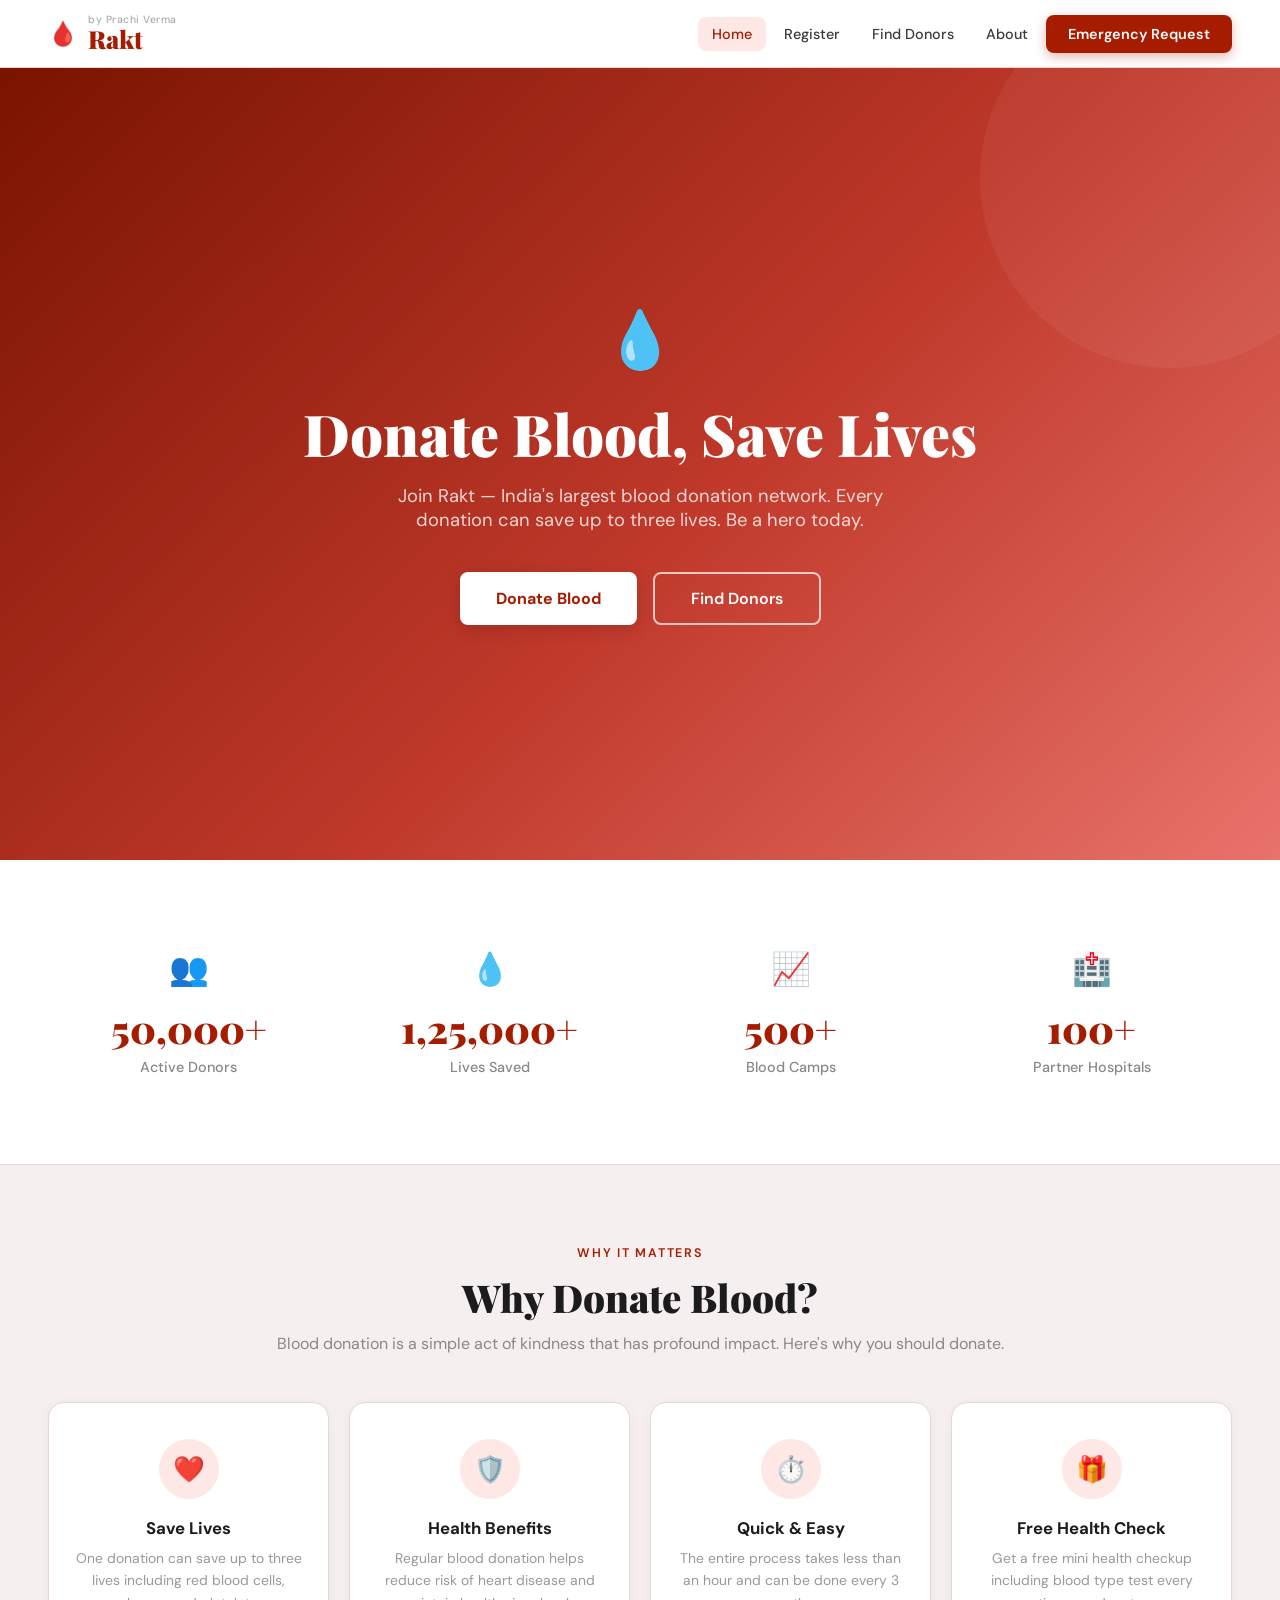
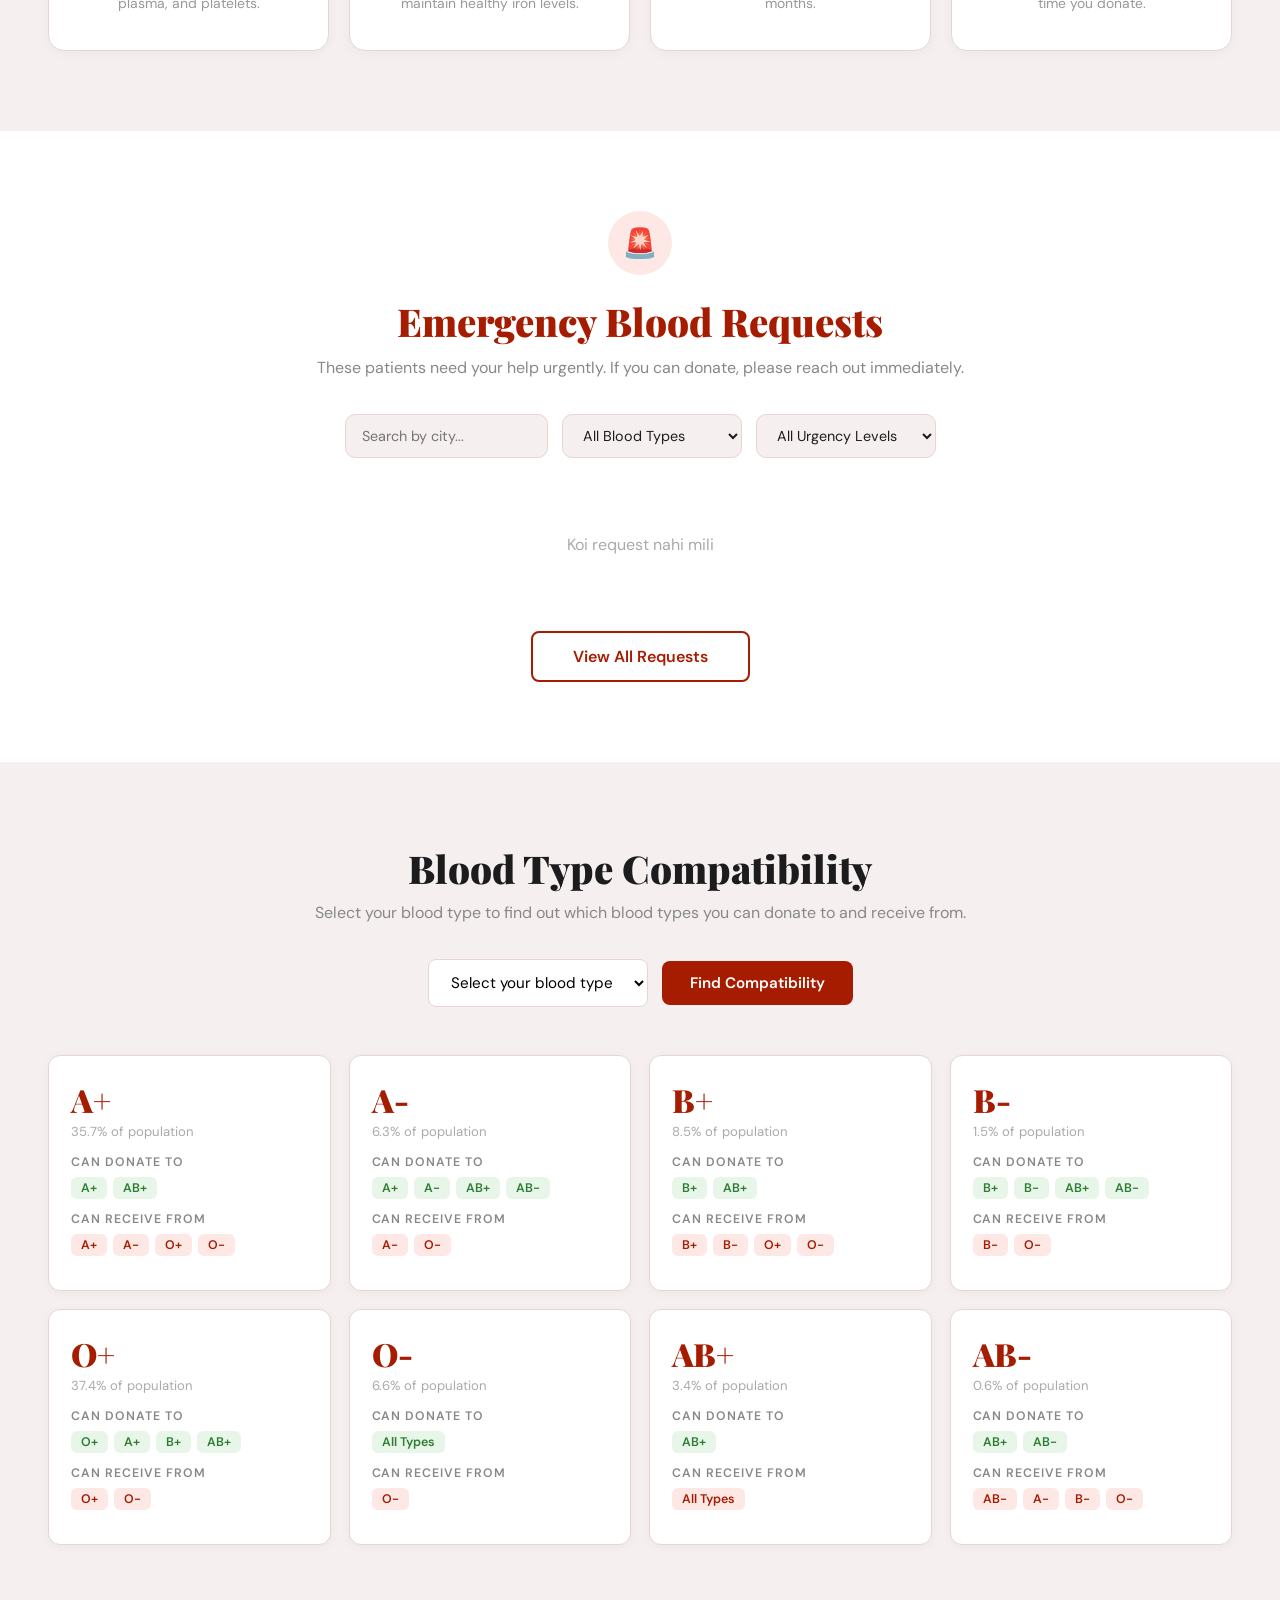
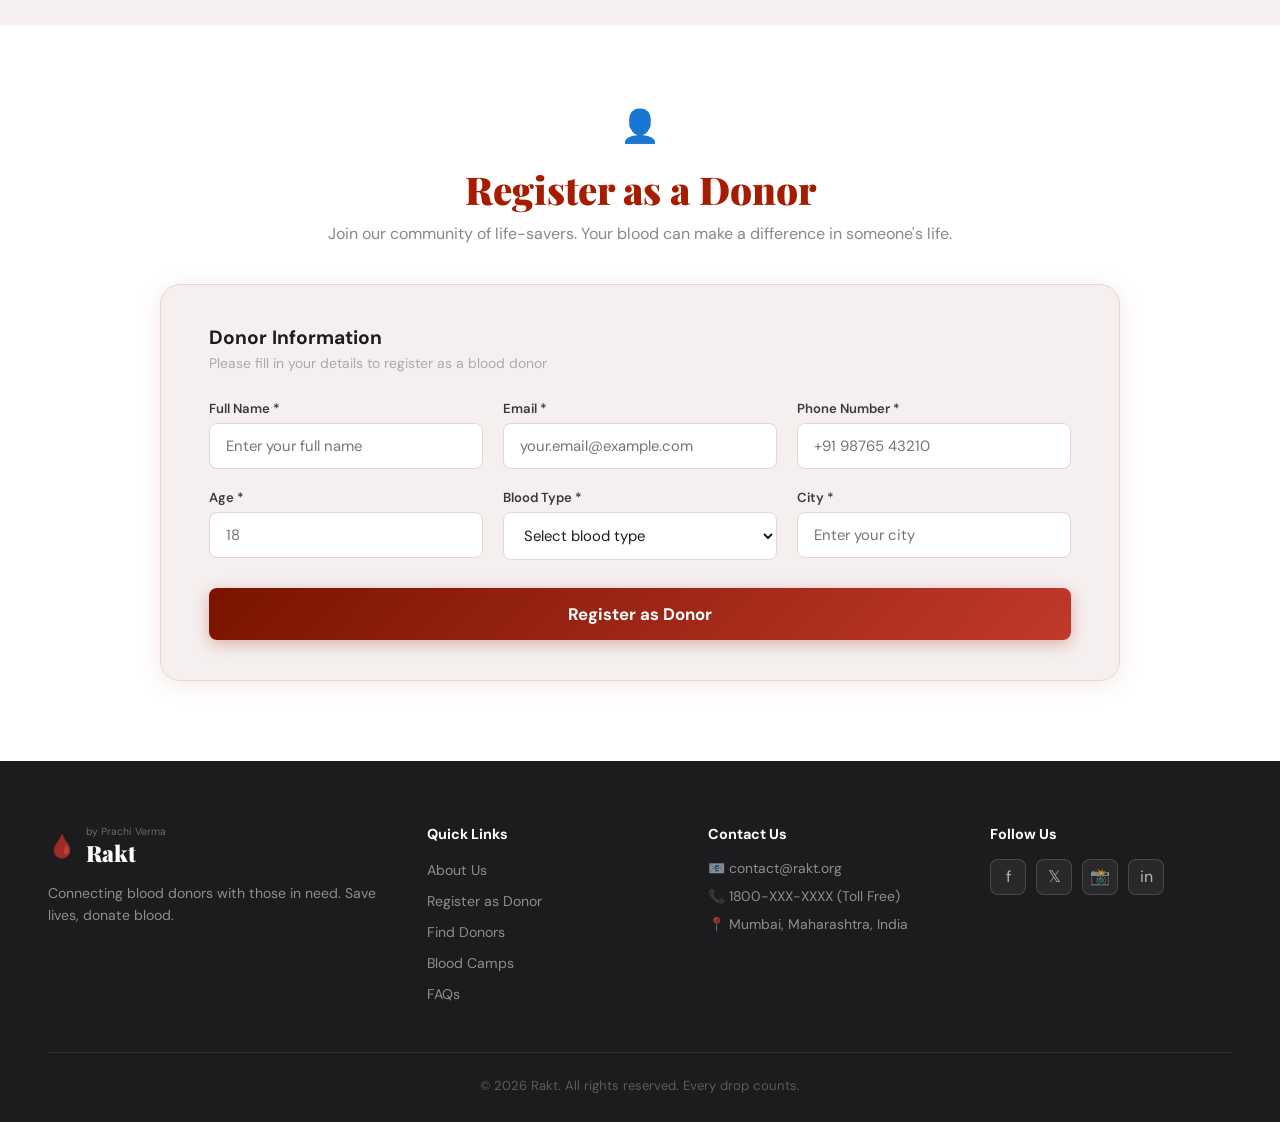
<file: html/index.html>
<!DOCTYPE html>
<html lang="en">
<head>
  <meta charset="UTF-8">
  <meta name="viewport" content="width=device-width, initial-scale=1.0">
  <title>Rakt - Blood Donation Network</title>
  <link href="https://fonts.googleapis.com/css2?family=Playfair+Display:wght@700;900&family=DM+Sans:wght@300;400;500;600&display=swap" rel="stylesheet">
  <style>
    :root {
      --crimson: #A61C00; --crimson-dark: #7A1300; --crimson-light: #C0392B;
      --rose: #E8736B; --blush: #FDE8E6; --charcoal: #1C1C1E;
      --slate: #3A3A3C; --mist: #F5F0EF; --border: #E8D5D2;
    }
    * { margin: 0; padding: 0; box-sizing: border-box; }
    html { scroll-behavior: smooth; }
    body { font-family: 'DM Sans', sans-serif; background: var(--mist); color: var(--charcoal); }

    /* ── NAVBAR ── */
    nav {
      position: sticky; top: 0; z-index: 999;
      background: rgba(255,255,255,0.96); backdrop-filter: blur(14px);
      border-bottom: 1px solid var(--border);
      padding: 0 48px; display: flex; align-items: center;
      justify-content: space-between; height: 68px;
    }

    /* LOGO FIX — "by Prachi Verma" small above RAKT */
    .logo {
      display: flex; align-items: center; gap: 10px;
      cursor: pointer; text-decoration: none;
    }
    .logo-drop { font-size: 1.5rem; }
    .logo-text-wrap { display: flex; flex-direction: column; }
    .logo-by {
      font-family: 'DM Sans', sans-serif;
      font-size: 0.65rem; font-weight: 500;
      color: #aaa; letter-spacing: 0.05em;
      line-height: 1; margin-bottom: 1px;
    }
    .logo-rakt {
      font-family: 'Playfair Display', serif;
      font-size: 1.55rem; font-weight: 900;
      color: var(--crimson); line-height: 1;
    }

    nav ul { display: flex; align-items: center; gap: 4px; list-style: none; }
    nav ul li a {
      display: block; font-size: 0.9rem; font-weight: 500; color: var(--slate);
      padding: 8px 14px; border-radius: 8px; text-decoration: none;
      transition: all 0.2s;
    }
    nav ul li a:hover, nav ul li a.active { background: var(--blush); color: var(--crimson); }
    .btn-em {
      background: var(--crimson) !important; color: #fff !important;
      padding: 10px 22px !important; border-radius: 8px !important;
      font-weight: 600 !important; box-shadow: 0 4px 12px rgba(166,28,0,.3) !important;
    }
    .btn-em:hover { background: var(--crimson-dark) !important; }

    /* ── HERO ── */
    .hero {
      background: linear-gradient(135deg, var(--crimson-dark) 0%, var(--crimson-light) 55%, var(--rose) 100%);
      min-height: 88vh; display: flex; flex-direction: column;
      align-items: center; justify-content: center;
      text-align: center; padding: 80px 48px; position: relative; overflow: hidden;
    }
    .hero::before { content:''; position:absolute; top:-80px; right:-80px; width:380px; height:380px; border-radius:50%; background:rgba(255,255,255,.05); }
    .hero-drop { font-size: 3.5rem; margin-bottom: 24px; animation: float 3s ease-in-out infinite; }
    @keyframes float { 0%,100%{transform:translateY(0)} 50%{transform:translateY(-10px)} }
    .hero h1 { font-family:'Playfair Display',serif; font-size:3.6rem; font-weight:900; color:#fff; margin-bottom:18px; line-height:1.15; }
    .hero p { color:rgba(255,255,255,.8); font-size:1.15rem; max-width:560px; margin-bottom:40px; }
    .hero-btns { display:flex; gap:16px; }
    .btn-solid { padding:14px 36px; background:#fff; color:var(--crimson); border:none; border-radius:8px; font-family:'DM Sans',sans-serif; font-size:1rem; font-weight:700; cursor:pointer; transition:all .2s; box-shadow:0 4px 16px rgba(0,0,0,.15); }
    .btn-solid:hover { transform:translateY(-2px); box-shadow:0 8px 24px rgba(0,0,0,.2); }
    .btn-outline-w { padding:14px 36px; background:transparent; color:#fff; border:2px solid rgba(255,255,255,.7); border-radius:8px; font-family:'DM Sans',sans-serif; font-size:1rem; font-weight:600; cursor:pointer; transition:all .2s; }
    .btn-outline-w:hover { background:rgba(255,255,255,.12); border-color:#fff; transform:translateY(-2px); }

    /* ── STATS ── */
    .stats {
      background: #fff; padding: 64px 48px;
      display: grid; grid-template-columns: repeat(4,1fr); gap: 20px;
      border-bottom: 1px solid var(--border);
    }
    .stat-card { text-align:center; padding:24px; border-radius:12px; transition:background .2s, transform .2s; }
    .stat-card:hover { background:var(--blush); transform:translateY(-4px); }
    .stat-icon { font-size:2rem; margin-bottom:12px; }
    .stat-card h2 { font-family:'Playfair Display',serif; font-size:2.4rem; font-weight:900; color:var(--crimson); margin-bottom:4px; }
    .stat-card p { font-size:.9rem; color:#888; font-weight:500; }

    /* ── WHY DONATE — FIXED ── */
    .why-donate { padding: 80px 48px; text-align: center; background: var(--mist); }
    .section-label { font-size:.78rem; font-weight:600; letter-spacing:.14em; text-transform:uppercase; color:var(--crimson); margin-bottom:10px; }
    .why-donate h2 { font-family:'Playfair Display',serif; font-size:2.4rem; font-weight:900; color:var(--charcoal); margin-bottom:10px; }
    .why-donate > p { color:#888; font-size:1rem; margin-bottom:48px; }

    /* KEY FIX: 4-column grid */
    .why-cards {
      display: grid !important;
      grid-template-columns: repeat(4, 1fr) !important;
      gap: 20px;
    }
    .why-card {
      background: #fff; border-radius: 16px; padding: 36px 24px;
      border: 1px solid var(--border); box-shadow: 0 2px 12px rgba(0,0,0,.04);
      transition: transform .25s, box-shadow .25s; text-align: center;
    }
    .why-card:hover { transform: translateY(-6px); box-shadow: 0 12px 36px rgba(166,28,0,.12); }
    .why-icon {
      width:60px; height:60px; border-radius:50%; background:var(--blush);
      display:flex; align-items:center; justify-content:center;
      font-size:1.6rem; margin:0 auto 18px;
    }
    .why-card h3 { font-size:1.05rem; font-weight:700; color:var(--charcoal); margin-bottom:8px; }
    .why-card p  { font-size:.87rem; color:#999; line-height:1.6; }

    /* ── EMERGENCY — FIXED ── */
    .emergency-section {
      padding: 80px 48px; background: #fff; text-align: center;
    }
    .emergency-section .section-icon {
      width: 64px; height: 64px; border-radius: 50%;
      background: var(--blush); display: flex; align-items: center;
      justify-content: center; font-size: 1.8rem; margin: 0 auto 20px;
    }
    .emergency-section h2 {
      font-family: 'Playfair Display', serif; font-size: 2.4rem;
      font-weight: 900; color: var(--crimson); margin-bottom: 10px;
    }
    .emergency-section > p { color: #888; margin-bottom: 36px; }

    /* Filter row */
    .filter-row {
      display: flex; justify-content: center;
      gap: 14px; flex-wrap: wrap; margin-bottom: 36px;
    }
    .filter-row input,
    .filter-row select {
      padding: 11px 16px; border: 1.5px solid var(--border);
      border-radius: 10px; font-family: 'DM Sans', sans-serif;
      font-size: .9rem; color: var(--charcoal); background: var(--mist);
      outline: none; min-width: 180px; transition: border-color .2s;
    }
    .filter-row input:focus,
    .filter-row select:focus { border-color: var(--crimson); background: #fff; }

    /* Request grid — 3 columns */
    .request-grid {
      display: grid !important;
      grid-template-columns: repeat(3, 1fr) !important;
      gap: 20px; text-align: left; margin-bottom: 36px;
    }
    .request-card {
      background: #fff; border: 1px solid var(--border); border-radius: 16px;
      padding: 22px 24px; box-shadow: 0 2px 12px rgba(0,0,0,.04);
      transition: transform .25s, box-shadow .25s;
      animation: fadeUp .4s ease both;
    }
    .request-card:hover { transform: translateY(-4px); box-shadow: 0 12px 36px rgba(166,28,0,.12); }
    @keyframes fadeUp { from{opacity:0;transform:translateY(18px)} to{opacity:1;transform:translateY(0)} }

    .req-top { display:flex; justify-content:space-between; align-items:flex-start; margin-bottom:14px; }
    .blood-big {
      font-family: 'Playfair Display', serif; font-size: 2rem; font-weight: 900;
      color: var(--crimson); background: var(--blush); padding: 8px 16px;
      border-radius: 10px; border: 2px solid rgba(166,28,0,.12); line-height: 1;
    }
    .req-info .hospital { font-size: 1rem; font-weight: 700; color: var(--charcoal); }
    .req-info .units    { font-size: .87rem; color: #777; font-weight: 500; }
    .badge { padding: 5px 14px; border-radius: 20px; font-size: .77rem; font-weight: 700; }
    .critical { background:#FFEBEE; color:#B71C1C; border:1px solid #EF9A9A; }
    .urgent   { background:#FFF8E1; color:#F57F17; border:1px solid #FFE082; }
    .moderate { background:#E8F5E9; color:#1B5E20; border:1px solid #A5D6A7; }
    .req-meta { display:flex; flex-wrap:wrap; gap:12px; margin:10px 0 16px; font-size:.84rem; color:#888; }
    .btn-ch {
      width:100%; padding:11px; background:var(--crimson); color:#fff; border:none;
      border-radius:10px; font-family:'DM Sans',sans-serif; font-size:.9rem;
      font-weight:600; cursor:pointer; transition:all .2s;
    }
    .btn-ch:hover { background:var(--crimson-dark); transform:translateY(-1px); }

    .btn-view-all {
      padding:13px 40px; background:transparent; color:var(--crimson);
      border:2px solid var(--crimson); border-radius:8px;
      font-family:'DM Sans',sans-serif; font-size:1rem; font-weight:600;
      cursor:pointer; transition:all .2s;
    }
    .btn-view-all:hover { background:var(--crimson); color:#fff; }

    /* ── BLOOD TYPE COMPATIBILITY ── */
    .compatibility { padding:80px 48px; background:var(--mist); text-align:center; }
    .compatibility h2 { font-family:'Playfair Display',serif; font-size:2.4rem; font-weight:900; color:var(--charcoal); margin-bottom:8px; }
    .compatibility > p { color:#888; margin-bottom:36px; }
    .compat-finder { display:flex; justify-content:center; align-items:center; gap:14px; margin-bottom:48px; flex-wrap:wrap; }
    .compat-finder select { padding:12px 18px; border:1.5px solid var(--border); border-radius:8px; font-family:'DM Sans',sans-serif; font-size:.95rem; outline:none; background:#fff; min-width:220px; cursor:pointer; }
    .compat-finder select:focus { border-color:var(--crimson); }
    .btn-compat { padding:12px 28px; background:var(--crimson); color:#fff; border:none; border-radius:8px; font-family:'DM Sans',sans-serif; font-size:.95rem; font-weight:600; cursor:pointer; transition:all .2s; }
    .btn-compat:hover { background:var(--crimson-dark); transform:translateY(-1px); }
    .blood-grid { display:grid; grid-template-columns:repeat(4,1fr); gap:18px; }
    .blood-card { background:#fff; border:1px solid var(--border); border-radius:12px; padding:22px; text-align:left; box-shadow:0 2px 10px rgba(0,0,0,.04); transition:transform .25s, box-shadow .25s; }
    .blood-card:hover { transform:translateY(-4px); box-shadow:0 12px 30px rgba(166,28,0,.1); }
    .bc-type { font-family:'Playfair Display',serif; font-size:2rem; font-weight:900; color:var(--crimson); margin-bottom:2px; }
    .bc-pct  { font-size:.82rem; color:#aaa; margin-bottom:14px; }
    .bc-label { font-size:.77rem; font-weight:600; color:#888; text-transform:uppercase; letter-spacing:.08em; margin-bottom:7px; }
    .bc-tags  { display:flex; flex-wrap:wrap; gap:6px; margin-bottom:12px; }
    .bc-tag   { padding:3px 10px; border-radius:6px; font-size:.78rem; font-weight:600; background:var(--blush); color:var(--crimson); }

    /* ── REGISTER ── */
    .register-section { padding:80px 48px; background:#fff; text-align:center; }
    .register-section h2 { font-family:'Playfair Display',serif; font-size:2.4rem; font-weight:900; color:var(--crimson); margin-bottom:8px; }
    .register-section > p { color:#888; margin-bottom:40px; }
    .form-box { background:var(--mist); border:1px solid var(--border); border-radius:20px; padding:40px 48px; max-width:960px; margin:0 auto; box-shadow:0 4px 24px rgba(166,28,0,.1); text-align:left; }
    .form-box h3 { font-size:1.2rem; font-weight:700; color:var(--charcoal); margin-bottom:4px; }
    .form-box > p { font-size:.87rem; color:#aaa; margin-bottom:28px; }
    .form-grid { display:grid; grid-template-columns:repeat(3,1fr); gap:20px; margin-bottom:28px; }
    .fg { display:flex; flex-direction:column; gap:6px; }
    .fg label { font-size:.82rem; font-weight:600; color:var(--slate); }
    .fg input, .fg select {
      padding:12px 16px; border:1.5px solid var(--border); border-radius:8px;
      font-family:'DM Sans',sans-serif; font-size:.93rem; color:var(--charcoal);
      background:#fff; outline:none; transition:border-color .2s, box-shadow .2s;
    }
    .fg input:focus, .fg select:focus { border-color:var(--crimson); box-shadow:0 0 0 3px rgba(166,28,0,.07); }
    .btn-register {
      width:100%; padding:15px;
      background:linear-gradient(135deg,var(--crimson-dark),var(--crimson-light));
      color:#fff; border:none; border-radius:8px;
      font-family:'DM Sans',sans-serif; font-size:1.05rem; font-weight:700;
      cursor:pointer; transition:all .2s; box-shadow:0 4px 16px rgba(166,28,0,.3);
    }
    .btn-register:hover { transform:translateY(-2px); box-shadow:0 8px 24px rgba(166,28,0,.4); }

    /* ── FOOTER ── */
    footer { background:var(--charcoal); color:rgba(255,255,255,.65); padding:64px 48px 28px; }
    .footer-grid { display:grid; grid-template-columns:1.4fr 1fr 1fr 1fr; gap:40px; margin-bottom:48px; }
    .footer-logo { display:flex; align-items:center; gap:10px; margin-bottom:14px; }
    .footer-logo-text { font-family:'Playfair Display',serif; font-size:1.4rem; font-weight:900; color:#fff; }
    .footer-brand p { font-size:.88rem; line-height:1.6; color:rgba(255,255,255,.5); margin-bottom:6px; }
    .footer-brand small { font-size:.76rem; color:rgba(255,255,255,.3); }
    .footer-col h4 { color:#fff; font-size:.9rem; font-weight:700; margin-bottom:16px; }
    .footer-col ul { display:flex; flex-direction:column; gap:10px; list-style:none; }
    .footer-col ul li a { font-size:.88rem; color:rgba(255,255,255,.5); text-decoration:none; transition:color .2s; }
    .footer-col ul li a:hover { color:var(--rose); }
    .footer-contact p { display:flex; align-items:center; gap:8px; font-size:.87rem; margin-bottom:10px; color:rgba(255,255,255,.5); }
    .footer-bottom { border-top:1px solid rgba(255,255,255,.08); padding-top:24px; text-align:center; font-size:.82rem; color:rgba(255,255,255,.28); }

    /* ── RESPONSIVE ── */
    @media(max-width:900px){
      .why-cards    { grid-template-columns:repeat(2,1fr) !important; }
      .request-grid { grid-template-columns:repeat(2,1fr) !important; }
      .blood-grid   { grid-template-columns:repeat(2,1fr); }
      .stats        { grid-template-columns:repeat(2,1fr); }
      .form-grid    { grid-template-columns:repeat(2,1fr); }
      .footer-grid  { grid-template-columns:1fr 1fr; }
      nav { padding:0 20px; }
    }
    @media(max-width:600px){
      .why-cards    { grid-template-columns:1fr !important; }
      .request-grid { grid-template-columns:1fr !important; }
      .blood-grid   { grid-template-columns:1fr 1fr; }
      .stats        { grid-template-columns:1fr 1fr; padding:32px 16px; }
      .form-grid    { grid-template-columns:1fr; }
      .footer-grid  { grid-template-columns:1fr; }
      .hero h1      { font-size:2.2rem; }
      .hero-btns    { flex-direction:column; align-items:center; }
      nav           { padding:0 16px; }
      .why-donate, .emergency-section, .compatibility, .register-section { padding:60px 20px; }
    }
  </style>
</head>
<body>

<!-- NAVBAR -->
<nav>
  <a href="#home" class="logo">
    <span class="logo-drop">🩸</span>
    <div class="logo-text-wrap">
      <span class="logo-by">by Prachi Verma</span>
      <span class="logo-rakt">Rakt</span>
    </div>
  </a>
  <ul>
    <li><a href="#home" class="active">Home</a></li>
    <li><a href="#register">Register</a></li>
    <li><a href="find_donar.html">Find Donors</a></li>
    <li><a href="#about">About</a></li>
    <li><a href="emergency.html" class="btn-em">Emergency Request</a></li>
  </ul>
</nav>

<!-- HERO -->
<section id="home" class="hero">
  <div class="hero-drop">💧</div>
  <h1>Donate Blood, Save Lives</h1>
  <p>Join Rakt — India's largest blood donation network. Every donation can save up to three lives. Be a hero today.</p>
  <div class="hero-btns">
    <button class="btn-solid" onclick="document.getElementById('register').scrollIntoView({behavior:'smooth'})">Donate Blood</button>
    <button class="btn-outline-w" onclick="window.location.href='find_donar.html'">Find Donors</button>
  </div>
</section>

<!-- STATS -->
<section class="stats">
  <div class="stat-card"><div class="stat-icon">👥</div><h2>50,000+</h2><p>Active Donors</p></div>
  <div class="stat-card"><div class="stat-icon">💧</div><h2>1,25,000+</h2><p>Lives Saved</p></div>
  <div class="stat-card"><div class="stat-icon">📈</div><h2>500+</h2><p>Blood Camps</p></div>
  <div class="stat-card"><div class="stat-icon">🏥</div><h2>100+</h2><p>Partner Hospitals</p></div>
</section>

<!-- WHY DONATE -->
<section class="why-donate">
  <div class="section-label">Why It Matters</div>
  <h2>Why Donate Blood?</h2>
  <p>Blood donation is a simple act of kindness that has profound impact. Here's why you should donate.</p>
  <div class="why-cards">
    <div class="why-card">
      <div class="why-icon">❤️</div>
      <h3>Save Lives</h3>
      <p>One donation can save up to three lives including red blood cells, plasma, and platelets.</p>
    </div>
    <div class="why-card">
      <div class="why-icon">🛡️</div>
      <h3>Health Benefits</h3>
      <p>Regular blood donation helps reduce risk of heart disease and maintain healthy iron levels.</p>
    </div>
    <div class="why-card">
      <div class="why-icon">⏱️</div>
      <h3>Quick &amp; Easy</h3>
      <p>The entire process takes less than an hour and can be done every 3 months.</p>
    </div>
    <div class="why-card">
      <div class="why-icon">🎁</div>
      <h3>Free Health Check</h3>
      <p>Get a free mini health checkup including blood type test every time you donate.</p>
    </div>
  </div>
</section>

<!-- EMERGENCY BLOOD REQUESTS -->
<section class="emergency-section" id="emergency">
  <div class="section-icon">🚨</div>
  <h2>Emergency Blood Requests</h2>
  <p>These patients need your help urgently. If you can donate, please reach out immediately.</p>

  <div class="filter-row">
    <input type="text" id="filterCity" placeholder="Search by city...">
    <select id="filterBlood">
      <option value="">All Blood Types</option>
      <option>A+</option><option>A-</option><option>B+</option><option>B-</option>
      <option>O+</option><option>O-</option><option>AB+</option><option>AB-</option>
    </select>
    <select id="filterUrgency">
      <option value="">All Urgency Levels</option>
      <option>Critical</option><option>Urgent</option><option>Moderate</option>
    </select>
  </div>

  <div class="request-grid" id="requestGrid"></div>
  <button class="btn-view-all" onclick="window.location.href='emergency.html'">View All Requests</button>
</section>

<!-- BLOOD TYPE COMPATIBILITY -->
<section class="compatibility">
  <h2>Blood Type Compatibility</h2>
  <p>Select your blood type to find out which blood types you can donate to and receive from.</p>

  <div class="compat-finder">
    <select id="bloodTypeSelect">
      <option value="">Select your blood type</option>
      <option>A+</option><option>A-</option><option>B+</option><option>B-</option>
      <option>O+</option><option>O-</option><option>AB+</option><option>AB-</option>
    </select>
    <button class="btn-compat" onclick="findCompat()">Find Compatibility</button>
  </div>

  <div class="blood-grid" id="bloodGrid"></div>
</section>

<!-- REGISTER -->
<section class="register-section" id="register">
  <div style="font-size:2rem;margin-bottom:16px">👤</div>
  <h2>Register as a Donor</h2>
  <p>Join our community of life-savers. Your blood can make a difference in someone's life.</p>
  <div class="form-box">
    <h3>Donor Information</h3>
    <p>Please fill in your details to register as a blood donor</p>
    <div class="form-grid">
      <div class="fg"><label>Full Name *</label><input type="text" id="fullName" placeholder="Enter your full name"></div>
      <div class="fg"><label>Email *</label><input type="email" id="email" placeholder="your.email@example.com"></div>
      <div class="fg"><label>Phone Number *</label><input type="tel" id="phone" placeholder="+91 98765 43210"></div>
      <div class="fg"><label>Age *</label><input type="number" id="age" placeholder="18" min="18"></div>
      <div class="fg"><label>Blood Type *</label>
        <select id="bloodType">
          <option value="">Select blood type</option>
          <option>A+</option><option>A-</option><option>B+</option><option>B-</option>
          <option>O+</option><option>O-</option><option>AB+</option><option>AB-</option>
        </select>
      </div>
      <div class="fg"><label>City *</label><input type="text" id="city" placeholder="Enter your city"></div>
    </div>
    <button class="btn-register" onclick="registerDonor()">Register as Donor</button>
  </div>
</section>

<!-- FOOTER -->
<footer id="about">
  <div class="footer-grid">
    <div class="footer-brand">
      <div class="footer-logo">
        <span style="font-size:1.4rem">🩸</span>
        <div>
          <div style="font-size:.65rem;color:rgba(255,255,255,.35);font-family:'DM Sans',sans-serif">by Prachi Verma</div>
          <div class="footer-logo-text">Rakt</div>
        </div>
      </div>
      <p>Connecting blood donors with those in need. Save lives, donate blood.</p>
    </div>
    <div class="footer-col">
      <h4>Quick Links</h4>
      <ul>
        <li><a href="#about">About Us</a></li>
        <li><a href="#register">Register as Donor</a></li>
        <li><a href="find-donors.html">Find Donors</a></li>
        <li><a href="#">Blood Camps</a></li>
        <li><a href="#">FAQs</a></li>
      </ul>
    </div>
    <div class="footer-col footer-contact">
      <h4>Contact Us</h4>
      <p>📧 contact@rakt.org</p>
      <p>📞 1800-XXX-XXXX (Toll Free)</p>
      <p>📍 Mumbai, Maharashtra, India</p>
    </div>
    <div class="footer-col">
      <h4>Follow Us</h4>
      <div style="display:flex;gap:10px;margin-top:4px">
        <div style="width:36px;height:36px;border-radius:8px;border:1px solid rgba(255,255,255,.15);background:rgba(255,255,255,.06);display:flex;align-items:center;justify-content:center;cursor:pointer">f</div>
        <div style="width:36px;height:36px;border-radius:8px;border:1px solid rgba(255,255,255,.15);background:rgba(255,255,255,.06);display:flex;align-items:center;justify-content:center;cursor:pointer">𝕏</div>
        <div style="width:36px;height:36px;border-radius:8px;border:1px solid rgba(255,255,255,.15);background:rgba(255,255,255,.06);display:flex;align-items:center;justify-content:center;cursor:pointer">📸</div>
        <div style="width:36px;height:36px;border-radius:8px;border:1px solid rgba(255,255,255,.15);background:rgba(255,255,255,.06);display:flex;align-items:center;justify-content:center;cursor:pointer">in</div>
      </div>
    </div>
  </div>
  <div class="footer-bottom">© 2026 Rakt. All rights reserved. Every drop counts.</div>
</footer>

<script>
  // ── PHP API paths ──
  const API = {
    emergency : '../php/emergency_rquest.php',
    register  : '../php/register_donar.php',
    donors    : '../php/find_donar.php'
  };

  // ── EMERGENCY REQUESTS ──
  function bc(u){ return u==='Critical'?'critical':u==='Urgent'?'urgent':'moderate'; }

  function renderRequests(data){
    const grid = document.getElementById('requestGrid');
    if(!data.length){
      grid.innerHTML = '<p style="text-align:center;color:#aaa;padding:40px;grid-column:1/-1">Koi request nahi mili</p>';
      return;
    }
    grid.innerHTML = data.map((r,i)=>`
      <div class="request-card" style="animation-delay:${i*.07}s">
        <div class="req-top">
          <div style="display:flex;align-items:center;gap:10px">
            <div class="blood-big">${r.blood_type}</div>
            <div class="req-info">
              <div class="units">${r.units_needed} Unit${r.units_needed>1?'s':''} needed</div>
              <div class="hospital">${r.hospital}</div>
            </div>
          </div>
          <span class="badge ${bc(r.urgency)}">${r.urgency}</span>
        </div>
        <div class="req-meta">
          <span>📍 ${r.city}</span>
          <span>⏱ ${r.time_ago}</span>
          <span>📞 ${r.contact_phone}</span>
        </div>
        <button class="btn-ch" onclick="if(confirm('Call ${r.contact_phone}?'))location.href='tel:${r.contact_phone}'">Contact Hospital</button>
      </div>`).join('');
  }

  async function loadEmergency(city='', blood='', urgency=''){
    try {
      const url = `${API.emergency}?city=${encodeURIComponent(city)}&blood_type=${encodeURIComponent(blood)}&urgency=${encodeURIComponent(urgency)}&limit=6`;
      const res  = await fetch(url);
      const data = await res.json();
      if(data.success) renderRequests(data.requests);
      else             renderRequests([]);
    } catch(e) {
      console.error('Emergency fetch error:', e);
      renderRequests([]);
    }
  }

  loadEmergency();

  // Filter listeners
  ['filterCity','filterBlood','filterUrgency'].forEach(id => {
    document.getElementById(id).addEventListener('input', () => {
      loadEmergency(
        document.getElementById('filterCity').value.trim(),
        document.getElementById('filterBlood').value,
        document.getElementById('filterUrgency').value
      );
    });
  });

  // ── BLOOD COMPATIBILITY ──
  const compat = {
    'A+' :{ donate:['A+','AB+'],            receive:['A+','A-','O+','O-'], pct:'35.7%' },
    'A-' :{ donate:['A+','A-','AB+','AB-'], receive:['A-','O-'],           pct:'6.3%'  },
    'B+' :{ donate:['B+','AB+'],            receive:['B+','B-','O+','O-'], pct:'8.5%'  },
    'B-' :{ donate:['B+','B-','AB+','AB-'], receive:['B-','O-'],           pct:'1.5%'  },
    'O+' :{ donate:['O+','A+','B+','AB+'],  receive:['O+','O-'],           pct:'37.4%' },
    'O-' :{ donate:['All Types'],           receive:['O-'],                pct:'6.6%'  },
    'AB+':{ donate:['AB+'],                 receive:['All Types'],          pct:'3.4%'  },
    'AB-':{ donate:['AB+','AB-'],           receive:['AB-','A-','B-','O-'],pct:'0.6%'  },
  };

  function renderBloodGrid(highlight){
    document.getElementById('bloodGrid').innerHTML = Object.entries(compat).map(([bt,c])=>`
      <div class="blood-card" style="${highlight===bt?'border-color:var(--crimson);box-shadow:0 0 0 3px rgba(166,28,0,.1)':''}">
        <div class="bc-type">${bt}</div>
        <div class="bc-pct">${c.pct} of population</div>
        <div class="bc-label">Can donate to</div>
        <div class="bc-tags">${c.donate.map(t=>`<span class="bc-tag" style="background:#E8F5E9;color:#2E7D32">${t}</span>`).join('')}</div>
        <div class="bc-label">Can receive from</div>
        <div class="bc-tags">${c.receive.map(t=>`<span class="bc-tag">${t}</span>`).join('')}</div>
      </div>`).join('');
  }
  renderBloodGrid('');

  function findCompat(){
    const v = document.getElementById('bloodTypeSelect').value;
    if(!v){ alert('Blood type select karo'); return; }
    renderBloodGrid(v);
    document.getElementById('bloodGrid').scrollIntoView({behavior:'smooth', block:'center'});
  }

  // ── REGISTER DONOR ──
  async function registerDonor(){
    const btn   = document.querySelector('.btn-register');
    const name  = document.getElementById('fullName').value.trim();
    const email = document.getElementById('email').value.trim();
    const phone = document.getElementById('phone').value.trim();
    const age   = document.getElementById('age').value;
    const blood = document.getElementById('bloodType').value;
    const city  = document.getElementById('city').value.trim();

    if(!name||!email||!phone||!age||!blood||!city){
      alert('❌ Sabhi fields fill karo!'); return;
    }

    btn.textContent = 'Registering...';
    btn.disabled = true;

    try {
      const res  = await fetch(API.register, {
        method  : 'POST',
        headers : { 'Content-Type': 'application/json' },
        body    : JSON.stringify({ full_name:name, email, phone, age, blood_type:blood, city })
      });
      const data = await res.json();

      if(data.success){
        alert(`✅ ${data.message}`);
        ['fullName','email','phone','age','city'].forEach(id => document.getElementById(id).value = '');
        document.getElementById('bloodType').value = '';
      } else {
        alert(`❌ ${data.error}`);
      }
    } catch(e) {
      alert('❌ Server se connect nahi ho paya. XAMPP chal raha hai?');
      console.error(e);
    }

    btn.textContent = 'Register as Donor';
    btn.disabled = false;
  }
</script>
</body>
</html>
</file>
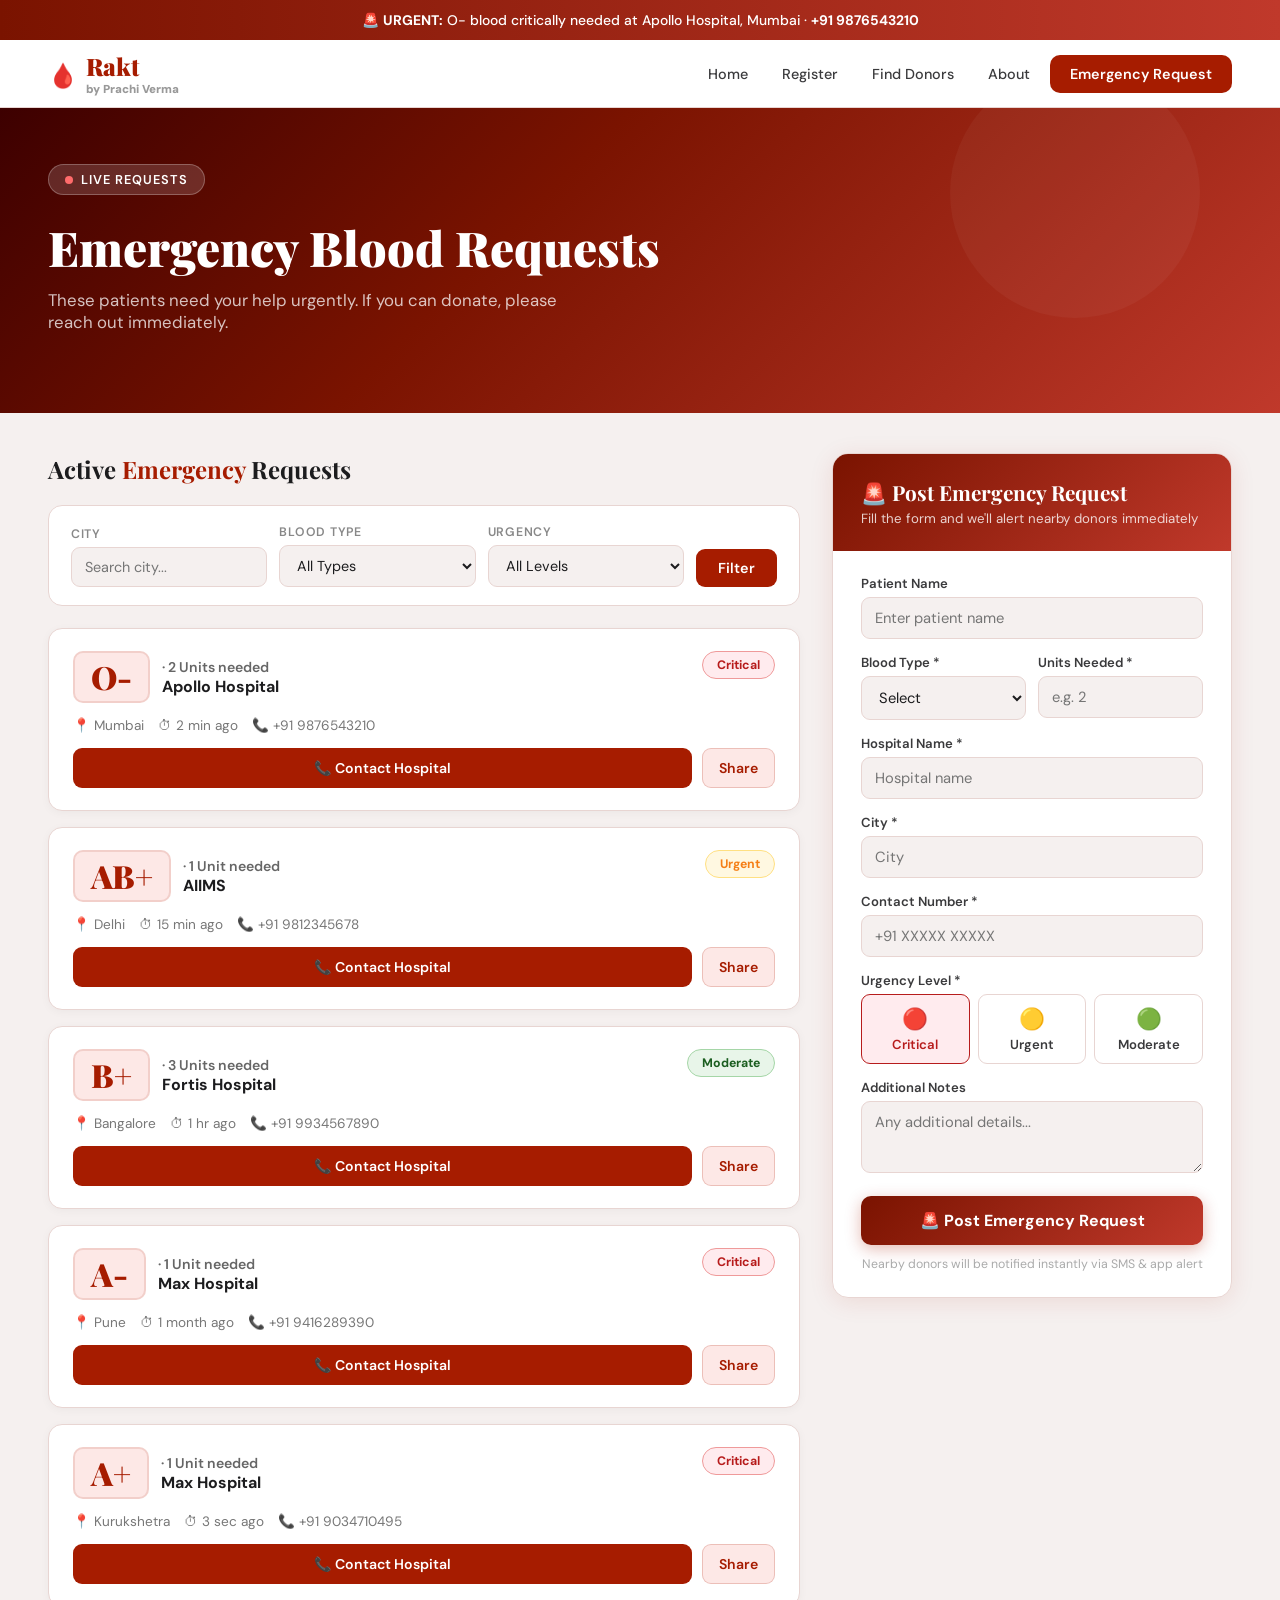
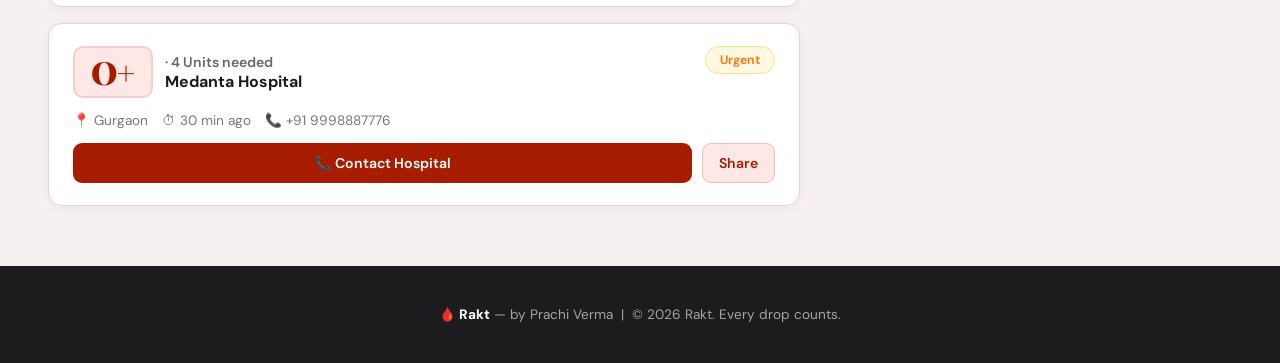
<file: html/emergency.html>
<!DOCTYPE html>
<html lang="en">
<head>
  <meta charset="UTF-8">
  <meta name="viewport" content="width=device-width, initial-scale=1.0">
  <title>Emergency Blood Request - Rakt</title>
  <link href="https://fonts.googleapis.com/css2?family=Playfair+Display:wght@700;900&family=DM+Sans:wght@300;400;500;600&display=swap" rel="stylesheet">
  <style>
    :root {
      --crimson: #A61C00; --crimson-dark: #7A1300; --crimson-light: #C0392B;
      --rose: #E8736B; --blush: #FDE8E6; --charcoal: #1C1C1E;
      --slate: #3A3A3C; --mist: #F5F0EF; --border: #E8D5D2;
    }
    * { margin: 0; padding: 0; box-sizing: border-box; }
    body { font-family: 'DM Sans', sans-serif; background: var(--mist); color: var(--charcoal); }
 
    /* NAV */
    nav {
      position: sticky; top: 0; z-index: 999;
      background: rgba(255,255,255,0.96); backdrop-filter: blur(12px);
      border-bottom: 1px solid var(--border);
      padding: 0 48px; display: flex; align-items: center;
      justify-content: space-between; height: 68px;
    }
    .logo { display: flex; align-items: center; gap: 8px; font-family: 'Playfair Display', serif; font-size: 1.5rem; font-weight: 900; color: var(--crimson); }
    .logo-sub { font-size: 0.72rem; color: #999; font-family: 'DM Sans', sans-serif; }
    nav ul { display: flex; list-style: none; gap: 6px; align-items: center; }
    nav ul li a { text-decoration: none; color: var(--slate); font-size: 0.9rem; font-weight: 500; padding: 8px 14px; border-radius: 8px; transition: all 0.2s; }
    nav ul li a:hover { background: var(--blush); color: var(--crimson); }
    .btn-em { background: var(--crimson) !important; color: #fff !important; padding: 10px 20px !important; border-radius: 10px !important; font-weight: 600 !important; }
 
    /* ALERT BANNER */
    .alert-banner {
      background: linear-gradient(90deg, var(--crimson-dark), var(--crimson-light));
      color: #fff; text-align: center; padding: 11px;
      font-size: .87rem; font-weight: 500;
      animation: pulse-bg 2s ease-in-out infinite alternate;
    }
    @keyframes pulse-bg { from{opacity:1} to{opacity:.82} }
 
    /* HEADER */
    .page-header {
      background: linear-gradient(135deg, #3D0000, var(--crimson-dark) 40%, var(--crimson-light));
      padding: 56px 48px 80px; position: relative; overflow: hidden;
    }
    .page-header::before { content:''; position:absolute; top:-40px; right:80px; width:250px; height:250px; border-radius:50%; background:rgba(255,255,255,.04); }
    .live-tag {
      display: inline-flex; align-items: center; gap: 8px;
      background: rgba(255,255,255,.15); border: 1px solid rgba(255,255,255,.25);
      border-radius: 20px; padding: 6px 16px; color: #fff;
      font-size: .8rem; font-weight: 600; letter-spacing: .08em;
      text-transform: uppercase; margin-bottom: 20px;
    }
    .pdot { width: 8px; height: 8px; border-radius: 50%; background: #FF6B6B; animation: pulse 1.2s ease-in-out infinite; }
    @keyframes pulse { 0%,100%{transform:scale(1);opacity:1} 50%{transform:scale(1.4);opacity:.7} }
    .page-header h1 { font-family: 'Playfair Display', serif; font-size: 3rem; color: #fff; font-weight: 900; margin-bottom: 10px; }
    .page-header p { color: rgba(255,255,255,.75); font-size: 1.05rem; max-width: 520px; }
 
    /* LAYOUT */
    .layout { display: grid; grid-template-columns: 1fr 400px; gap: 32px; padding: 40px 48px 60px; }
 
    /* SECTION TITLE */
    .sec-title { font-family: 'Playfair Display', serif; font-size: 1.5rem; font-weight: 700; color: var(--charcoal); margin-bottom: 20px; }
    .sec-title span { color: var(--crimson); }
 
    /* FILTER BAR */
    .filter-bar {
      background: #fff; border-radius: 14px; padding: 18px 22px;
      border: 1px solid var(--border); margin-bottom: 22px;
      display: flex; gap: 12px; flex-wrap: wrap; align-items: flex-end;
    }
    .fg { flex: 1; min-width: 130px; display: flex; flex-direction: column; gap: 5px; }
    .fg label { font-size: .77rem; font-weight: 600; color: #888; text-transform: uppercase; letter-spacing: .06em; }
    .fg input, .fg select {
      padding: 10px 13px; border: 1.5px solid var(--border); border-radius: 9px;
      font-family: 'DM Sans', sans-serif; font-size: .9rem; outline: none;
      background: var(--mist); color: var(--charcoal); transition: border-color .2s;
    }
    .fg input:focus, .fg select:focus { border-color: var(--crimson); background: #fff; }
    .btn-filter {
      padding: 10px 22px; background: var(--crimson); color: #fff; border: none;
      border-radius: 9px; font-family: 'DM Sans', sans-serif; font-size: .9rem;
      font-weight: 600; cursor: pointer; transition: all .2s; white-space: nowrap;
    }
    .btn-filter:hover { background: var(--crimson-dark); }
 
    /* REQUEST CARDS */
    .req-list { display: flex; flex-direction: column; gap: 16px; }
    .req-card {
      background: #fff; border-radius: 14px; border: 1px solid var(--border);
      padding: 22px 24px; box-shadow: 0 2px 10px rgba(0,0,0,.04);
      transition: transform .2s, box-shadow .2s; animation: slideIn .35s ease both;
    }
    .req-card:hover { transform: translateY(-3px); box-shadow: 0 10px 30px rgba(166,28,0,.1); }
    @keyframes slideIn { from{opacity:0;transform:translateY(14px)} to{opacity:1;transform:translateY(0)} }
 
    .req-top { display: flex; justify-content: space-between; align-items: flex-start; margin-bottom: 14px; }
    .req-left { display: flex; align-items: center; gap: 12px; }
    .bt-big {
      font-family: 'Playfair Display', serif; font-size: 2rem; font-weight: 900; color: var(--crimson);
      background: var(--blush); padding: 8px 16px; border-radius: 10px;
      border: 2px solid rgba(166,28,0,.12); line-height: 1;
    }
    .req-name { font-size: 1rem; font-weight: 700; color: var(--charcoal); }
    .req-units { font-size: .88rem; font-weight: 600; color: #666; }
    .badge { padding: 5px 14px; border-radius: 20px; font-size: .77rem; font-weight: 700; }
    .critical { background: #FFEBEE; color: #B71C1C; border: 1px solid #EF9A9A; }
    .urgent   { background: #FFF8E1; color: #F57F17; border: 1px solid #FFE082; }
    .moderate { background: #E8F5E9; color: #1B5E20; border: 1px solid #A5D6A7; }
    .req-details { display: flex; flex-wrap: wrap; gap: 14px; margin: 10px 0 14px; font-size: .85rem; color: #777; }
    .req-actions { display: flex; gap: 10px; }
    .btn-rp { flex:1; padding:10px; background:var(--crimson); color:#fff; border:none; border-radius:9px; font-family:'DM Sans',sans-serif; font-size:.88rem; font-weight:600; cursor:pointer; transition:all .2s; }
    .btn-rp:hover { background: var(--crimson-dark); }
    .btn-rs { padding:10px 16px; background:var(--blush); color:var(--crimson); border:1.5px solid rgba(166,28,0,.2); border-radius:9px; font-family:'DM Sans',sans-serif; font-size:.88rem; font-weight:600; cursor:pointer; transition:all .2s; }
    .btn-rs:hover { background: #f5d0cb; }
 
    /* FORM CARD */
    .form-card { background: #fff; border-radius: 16px; border: 1px solid var(--border); box-shadow: 0 4px 24px rgba(166,28,0,.1); overflow: hidden; position: sticky; top: 90px; }
    .form-head { background: linear-gradient(135deg, var(--crimson-dark), var(--crimson-light)); padding: 24px 28px; color: #fff; }
    .form-head h3 { font-family: 'Playfair Display', serif; font-size: 1.3rem; font-weight: 700; margin-bottom: 4px; }
    .form-head p { font-size: .83rem; opacity: .8; }
    .form-body { padding: 24px 28px; }
 
    .field { display: flex; flex-direction: column; gap: 5px; margin-bottom: 15px; }
    .field label { font-size: .82rem; font-weight: 600; color: var(--slate); }
    .field input, .field select, .field textarea {
      padding: 10px 13px; border: 1.5px solid var(--border); border-radius: 9px;
      font-family: 'DM Sans', sans-serif; font-size: .92rem; color: var(--charcoal);
      background: var(--mist); outline: none; transition: border-color .2s;
    }
    .field input:focus, .field select:focus, .field textarea:focus { border-color: var(--crimson); background: #fff; box-shadow: 0 0 0 3px rgba(166,28,0,.07); }
    .field textarea { resize: vertical; min-height: 72px; }
    .form-row { display: grid; grid-template-columns: 1fr 1fr; gap: 12px; }
 
    .urg-sel { display: grid; grid-template-columns: 1fr 1fr 1fr; gap: 8px; }
    .urg-radio { display: none; }
    .urg-lbl {
      display: flex; flex-direction: column; align-items: center; gap: 4px;
      padding: 10px 6px; border-radius: 9px; border: 1.5px solid var(--border);
      cursor: pointer; transition: all .2s; font-size: .77rem; font-weight: 600; text-align: center;
    }
    .urg-lbl span { font-size: 1.3rem; }
    .urg-radio:checked + .urg-lbl.c { background:#FFEBEE; border-color:#B71C1C; color:#B71C1C; }
    .urg-radio:checked + .urg-lbl.u { background:#FFF8E1; border-color:#F57F17; color:#F57F17; }
    .urg-radio:checked + .urg-lbl.m { background:#E8F5E9; border-color:#2E7D32; color:#2E7D32; }
    .urg-lbl:hover { border-color: var(--crimson); }
 
    .btn-submit {
      width: 100%; padding: 14px;
      background: linear-gradient(135deg, var(--crimson-dark), var(--crimson-light));
      color: #fff; border: none; border-radius: 10px;
      font-family: 'DM Sans', sans-serif; font-size: 1rem; font-weight: 700;
      cursor: pointer; transition: all .25s; box-shadow: 0 4px 16px rgba(166,28,0,.3); margin-top: 8px;
    }
    .btn-submit:hover { transform: translateY(-2px); box-shadow: 0 8px 24px rgba(166,28,0,.4); }
    .form-note { font-size: .77rem; color: #aaa; text-align: center; margin-top: 10px; line-height: 1.5; }
 
    /* SUCCESS MODAL */
    .overlay {
      display: none; position: fixed; inset: 0; z-index: 9999;
      background: rgba(0,0,0,.5); backdrop-filter: blur(4px);
      align-items: center; justify-content: center;
    }
    .success-box {
      background: #fff; border-radius: 20px; padding: 48px 40px;
      max-width: 400px; width: 90%; text-align: center;
      box-shadow: 0 24px 60px rgba(0,0,0,.2);
      animation: popIn .3s cubic-bezier(.34,1.56,.64,1);
    }
    @keyframes popIn { from{transform:scale(.8);opacity:0} to{transform:scale(1);opacity:1} }
    .success-box .icon { font-size: 4rem; margin-bottom: 14px; }
    .success-box h3 { font-family: 'Playfair Display', serif; font-size: 1.8rem; margin-bottom: 8px; }
    .success-box p { color: #888; margin-bottom: 24px; line-height: 1.6; }
    .btn-close { padding: 12px 32px; background: var(--crimson); color: #fff; border: none; border-radius: 10px; font-family: 'DM Sans', sans-serif; font-size: .95rem; font-weight: 600; cursor: pointer; }
    .btn-close:hover { background: var(--crimson-dark); }
 
    footer { background: var(--charcoal); color: rgba(255,255,255,.6); padding: 40px 48px; text-align: center; font-size: .85rem; }
    footer strong { color: #fff; }
  </style>
</head>
<body>
 
<!-- ALERT -->
<div class="alert-banner">
  🚨 <strong>URGENT:</strong> O− blood critically needed at Apollo Hospital, Mumbai · <strong>+91 9876543210</strong>
</div>
 
<!-- NAV -->
<nav>
  <div class="logo">
    <span>🩸</span>
    <div><div>Rakt</div><div class="logo-sub">by Prachi Verma</div></div>
  </div>
  <ul>
    <li><a href="index.html">Home</a></li>
    <li><a href="index.html#register">Register</a></li>
    <li><a href="find-donors.html">Find Donors</a></li>
    <li><a href="index.html#about">About</a></li>
    <li><a href="emergency.html" class="btn-em">Emergency Request</a></li>
  </ul>
</nav>
 
<!-- HEADER -->
<div class="page-header">
  <div class="live-tag"><span class="pdot"></span>LIVE REQUESTS</div>
  <h1>Emergency Blood Requests</h1>
  <p>These patients need your help urgently. If you can donate, please reach out immediately.</p>
</div>
 
<!-- LAYOUT -->
<div class="layout">
 
  <!-- LEFT: REQUESTS -->
  <div>
    <h2 class="sec-title">Active <span>Emergency</span> Requests</h2>
 
    <div class="filter-bar">
      <div class="fg"><label>City</label><input type="text" id="fCity" placeholder="Search city..."></div>
      <div class="fg">
        <label>Blood Type</label>
        <select id="fBlood">
          <option value="">All Types</option>
          <option>A+</option><option>A-</option><option>B+</option><option>B-</option>
          <option>O+</option><option>O-</option><option>AB+</option><option>AB-</option>
        </select>
      </div>
      <div class="fg">
        <label>Urgency</label>
        <select id="fUrgency">
          <option value="">All Levels</option>
          <option>Critical</option><option>Urgent</option><option>Moderate</option>
        </select>
      </div>
      <button class="btn-filter" onclick="filterReqs()">Filter</button>
    </div>
 
    <div class="req-list" id="reqList"></div>
  </div>
 
  <!-- RIGHT: FORM -->
  <div>
    <div class="form-card">
      <div class="form-head">
        <h3>🚨 Post Emergency Request</h3>
        <p>Fill the form and we'll alert nearby donors immediately</p>
      </div>
      <div class="form-body">
        <div class="field"><label>Patient Name</label><input type="text" id="pName" placeholder="Enter patient name"></div>
        <div class="form-row">
          <div class="field"><label>Blood Type *</label>
            <select id="rBlood">
              <option value="">Select</option>
              <option>A+</option><option>A-</option><option>B+</option><option>B-</option>
              <option>O+</option><option>O-</option><option>AB+</option><option>AB-</option>
            </select>
          </div>
          <div class="field"><label>Units Needed *</label><input type="number" id="rUnits" placeholder="e.g. 2" min="1" max="10"></div>
        </div>
        <div class="field"><label>Hospital Name *</label><input type="text" id="rHospital" placeholder="Hospital name"></div>
        <div class="field"><label>City *</label><input type="text" id="rCity" placeholder="City"></div>
        <div class="field"><label>Contact Number *</label><input type="tel" id="rPhone" placeholder="+91 XXXXX XXXXX"></div>
        <div class="field">
          <label>Urgency Level *</label>
          <div class="urg-sel">
            <input type="radio" name="urg" id="u1" value="Critical" class="urg-radio" checked>
            <label for="u1" class="urg-lbl c"><span>🔴</span>Critical</label>
            <input type="radio" name="urg" id="u2" value="Urgent" class="urg-radio">
            <label for="u2" class="urg-lbl u"><span>🟡</span>Urgent</label>
            <input type="radio" name="urg" id="u3" value="Moderate" class="urg-radio">
            <label for="u3" class="urg-lbl m"><span>🟢</span>Moderate</label>
          </div>
        </div>
        <div class="field"><label>Additional Notes</label><textarea id="rNotes" placeholder="Any additional details..."></textarea></div>
        <button class="btn-submit" onclick="submitReq()">🚨 Post Emergency Request</button>
        <p class="form-note">Nearby donors will be notified instantly via SMS &amp; app alert</p>
      </div>
    </div>
  </div>
</div>
 
<!-- SUCCESS MODAL -->
<div class="overlay" id="overlay">
  <div class="success-box">
    <div class="icon">✅</div>
    <h3>Request Posted!</h3>
    <p>Your emergency blood request has been submitted. Nearby donors are being notified immediately.</p>
    <button class="btn-close" onclick="closeModal()">Close</button>
  </div>
</div>
 
<footer><strong>🩸 Rakt</strong> — by Prachi Verma &nbsp;|&nbsp; © 2026 Rakt. Every drop counts.</footer>
 
<script>
let requests = [
  { id:1, blood:"O-",  units:2, hospital:"Apollo Hospital",  city:"Mumbai",     urgency:"Critical", phone:"+91 9876543210", time:"2 min ago"   },
  { id:2, blood:"AB+", units:1, hospital:"AIIMS",            city:"Delhi",      urgency:"Urgent",   phone:"+91 9812345678", time:"15 min ago"  },
  { id:3, blood:"B+",  units:3, hospital:"Fortis Hospital",  city:"Bangalore",  urgency:"Moderate", phone:"+91 9934567890", time:"1 hr ago"    },
  { id:4, blood:"A-",  units:1, hospital:"Max Hospital",     city:"Pune",       urgency:"Critical", phone:"+91 9416289390", time:"1 month ago" },
  { id:5, blood:"A+",  units:1, hospital:"Max Hospital",     city:"Kurukshetra",urgency:"Critical", phone:"+91 9034710495", time:"3 sec ago"   },
  { id:6, blood:"O+",  units:4, hospital:"Medanta Hospital", city:"Gurgaon",    urgency:"Urgent",   phone:"+91 9998887776", time:"30 min ago"  },
];
let filtered = [...requests];
 
const bc = u => u==='Critical'?'critical':u==='Urgent'?'urgent':'moderate';
 
function render(){
  const list = document.getElementById('reqList');
  if(!filtered.length){ list.innerHTML=`<div style="text-align:center;padding:60px;color:#aaa"><div style="font-size:3rem;margin-bottom:12px">🩸</div><div>No requests match the filter</div></div>`; return; }
  list.innerHTML = filtered.map((r,i)=>`
    <div class="req-card" style="animation-delay:${i*.07}s">
      <div class="req-top">
        <div class="req-left">
          <div class="bt-big">${r.blood}</div>
          <div>
            <div class="req-units">· ${r.units} Unit${r.units>1?'s':''} needed</div>
            <div class="req-name">${r.hospital}</div>
          </div>
        </div>
        <span class="badge ${bc(r.urgency)}">${r.urgency}</span>
      </div>
      <div class="req-details">
        <span>📍 ${r.city}</span>
        <span>⏱ ${r.time}</span>
        <span>📞 ${r.phone}</span>
      </div>
      <div class="req-actions">
        <button class="btn-rp" onclick="if(confirm('Call ${r.phone}?'))location.href='tel:${r.phone}'">📞 Contact Hospital</button>
        <button class="btn-rs" onclick="share(${r.id})">Share</button>
      </div>
    </div>`).join('');
}
 
function filterReqs(){
  const c=document.getElementById('fCity').value.toLowerCase().trim();
  const b=document.getElementById('fBlood').value;
  const u=document.getElementById('fUrgency').value;
  filtered=requests.filter(r=>(!c||r.city.toLowerCase().includes(c))&&(!b||r.blood===b)&&(!u||r.urgency===u));
  render();
}
 
function share(id){
  const r=requests.find(x=>x.id===id);
  const msg=`🚨 URGENT! ${r.blood} blood (${r.units} unit${r.units>1?'s':''}) needed at ${r.hospital}, ${r.city}. Contact: ${r.phone}. #Rakt`;
  if(navigator.share) navigator.share({title:'Rakt Emergency',text:msg});
  else { navigator.clipboard.writeText(msg); alert('Copied to clipboard!'); }
}
 
function submitReq(){
  const blood=document.getElementById('rBlood').value;
  const units=document.getElementById('rUnits').value;
  const hospital=document.getElementById('rHospital').value.trim();
  const city=document.getElementById('rCity').value.trim();
  const phone=document.getElementById('rPhone').value.trim();
  const urgency=document.querySelector('input[name="urg"]:checked').value;
  if(!blood||!units||!hospital||!city||!phone){ alert('Please fill all required (*) fields'); return; }
  requests.unshift({id:requests.length+1,blood,units:parseInt(units),hospital,city,urgency,phone,time:'Just now'});
  filtered=[...requests];
  ['pName','rBlood','rUnits','rHospital','rCity','rPhone','rNotes'].forEach(id=>{ document.getElementById(id).value=''; });
  render();
  const ov=document.getElementById('overlay');
  ov.style.display='flex';
}
 
function closeModal(){
  document.getElementById('overlay').style.display='none';
  window.scrollTo({top:0,behavior:'smooth'});
}
 
document.getElementById('overlay').addEventListener('click',function(e){ if(e.target===this) closeModal(); });
render();
</script>
</body>
</html>
</file>
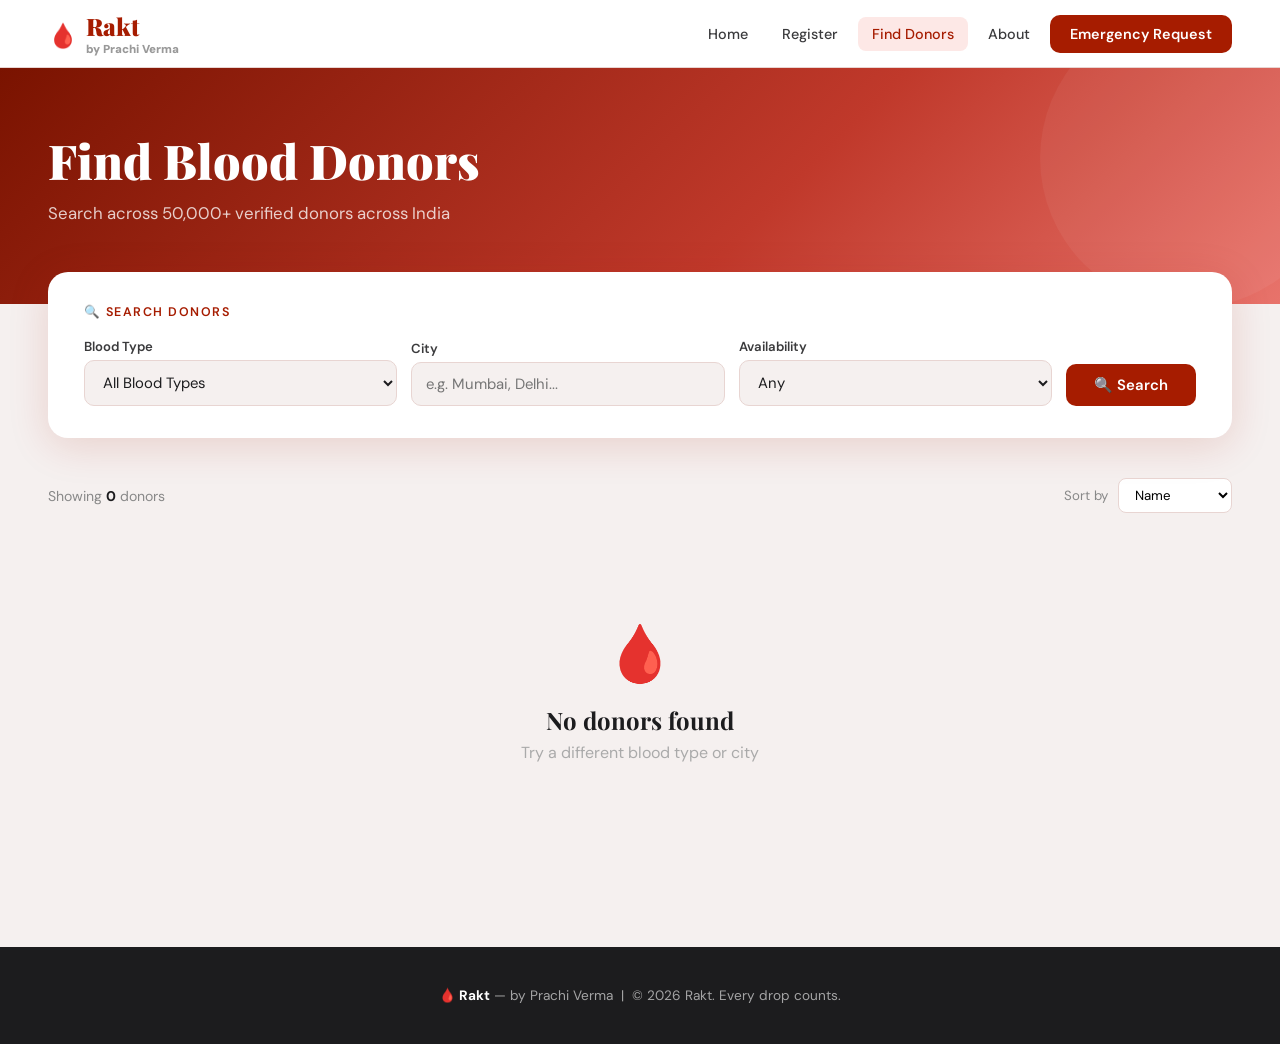
<file: html/find_donors.html>
<!DOCTYPE html>
<html lang="en">
<head>
  <meta charset="UTF-8">
  <meta name="viewport" content="width=device-width, initial-scale=1.0">
  <title>Find Donors - Rakt</title>
  <link href="https://fonts.googleapis.com/css2?family=Playfair+Display:wght@700;900&family=DM+Sans:wght@300;400;500;600&display=swap" rel="stylesheet">
  <style>
    :root {
      --crimson: #A61C00; --crimson-dark: #7A1300; --crimson-light: #C0392B;
      --rose: #E8736B; --blush: #FDE8E6; --charcoal: #1C1C1E;
      --slate: #3A3A3C; --mist: #F5F0EF; --border: #E8D5D2;
    }
    * { margin: 0; padding: 0; box-sizing: border-box; }
    body { font-family: 'DM Sans', sans-serif; background: var(--mist); color: var(--charcoal); }

nav {
  position: sticky; top: 0; z-index: 999;
  background: rgba(255,255,255,0.96); backdrop-filter: blur(12px);
  border-bottom: 1px solid var(--border);
  padding: 0 48px; display: flex; align-items: center;
  justify-content: space-between; height: 68px;
}
.logo { display: flex; align-items: center; gap: 8px; font-family: 'Playfair Display', serif; font-size: 1.5rem; font-weight: 900; color: var(--crimson); }
.logo-sub { font-size: 0.72rem; color: #999; font-family: 'DM Sans', sans-serif; }
nav ul { display: flex; list-style: none; gap: 6px; align-items: center; }
nav ul li a { text-decoration: none; color: var(--slate); font-size: 0.9rem; font-weight: 500; padding: 8px 14px; border-radius: 8px; transition: all 0.2s; }
nav ul li a:hover, nav ul li a.active { background: var(--blush); color: var(--crimson); }
.btn-em { background: var(--crimson) !important; color: #fff !important; padding: 10px 20px !important; border-radius: 10px !important; font-weight: 600 !important; }

.page-header {
  background: linear-gradient(135deg, var(--crimson-dark), var(--crimson-light) 60%, var(--rose));
  padding: 60px 48px 80px; position: relative; overflow: hidden;
}
.page-header::before { content: ''; position: absolute; top: -60px; right: -60px; width: 300px; height: 300px; border-radius: 50%; background: rgba(255,255,255,.05); }
.page-header h1 { font-family: 'Playfair Display', serif; font-size: 3rem; color: #fff; font-weight: 900; margin-bottom: 10px; }
.page-header p { color: rgba(255,255,255,.78); font-size: 1.05rem; }

.search-panel {
  background: #fff; margin: -32px 48px 0; border-radius: 20px;
  padding: 32px 36px; box-shadow: 0 8px 40px rgba(166,28,0,.15);
  position: relative; z-index: 10;
}
.search-panel h3 { font-size: 0.78rem; font-weight: 600; letter-spacing: .12em; text-transform: uppercase; color: var(--crimson); margin-bottom: 18px; }
.search-grid { display: grid; grid-template-columns: 1fr 1fr 1fr auto; gap: 14px; align-items: end; }
.fg { display: flex; flex-direction: column; gap: 5px; }
.fg label { font-size: 0.82rem; font-weight: 600; color: var(--slate); }
.fg input, .fg select {
  padding: 11px 14px; border: 1.5px solid var(--border); border-radius: 10px;
  font-family: 'DM Sans', sans-serif; font-size: 0.93rem; color: var(--charcoal);
  background: var(--mist); outline: none; transition: border-color .2s;
}
.fg input:focus, .fg select:focus { border-color: var(--crimson); background: #fff; box-shadow: 0 0 0 3px rgba(166,28,0,.07); }
.btn-search {
  padding: 11px 28px; background: var(--crimson); color: #fff; border: none;
  border-radius: 10px; font-family: 'DM Sans', sans-serif; font-size: .93rem;
  font-weight: 600; cursor: pointer; transition: all .2s; white-space: nowrap;
}
.btn-search:hover { background: var(--crimson-dark); transform: translateY(-1px); }

.main { padding: 40px 48px 60px; }
.results-bar { display: flex; justify-content: space-between; align-items: center; margin-bottom: 24px; }
.results-bar span { font-size: .88rem; color: #888; }
.results-bar strong { color: var(--charcoal); }
.sort-row { display: flex; align-items: center; gap: 10px; }
.sort-row label { font-size: .83rem; color: #888; }
.sort-row select { padding: 7px 12px; border: 1.5px solid var(--border); border-radius: 8px; font-family: 'DM Sans', sans-serif; font-size: .83rem; outline: none; background: #fff; cursor: pointer; }

.grid { display: grid; grid-template-columns: repeat(auto-fill, minmax(300px, 1fr)); gap: 20px; }

.card {
  background: #fff; border-radius: 16px; padding: 24px;
  border: 1px solid var(--border); box-shadow: 0 2px 12px rgba(0,0,0,.04);
  transition: transform .25s, box-shadow .25s; position: relative; overflow: hidden;
  animation: fadeUp .4s ease both;
}
.card:hover { transform: translateY(-4px); box-shadow: 0 12px 36px rgba(166,28,0,.12); }
.card::before { content: ''; position: absolute; top: 0; left: 0; right: 0; height: 4px; background: linear-gradient(90deg, var(--crimson), var(--rose)); }
@keyframes fadeUp { from { opacity: 0; transform: translateY(18px); } to { opacity: 1; transform: translateY(0); } }

.card-top { display: flex; justify-content: space-between; align-items: flex-start; margin-bottom: 14px; }
.avatar { width: 48px; height: 48px; border-radius: 50%; background: linear-gradient(135deg, var(--crimson), var(--rose)); display: flex; align-items: center; justify-content: center; color: #fff; font-weight: 700; font-size: 1.1rem; }
.blood-badge { background: var(--blush); color: var(--crimson); font-family: 'Playfair Display', serif; font-size: 1.6rem; font-weight: 900; padding: 6px 14px; border-radius: 10px; border: 2px solid rgba(166,28,0,.15); }
.dname { font-size: 1.05rem; font-weight: 600; color: var(--charcoal); margin-bottom: 3px; }
.dmeta { font-size: .8rem; color: #aaa; }
.dinfo { display: flex; flex-direction: column; gap: 7px; margin: 14px 0; }
.drow { display: flex; align-items: center; gap: 8px; font-size: .87rem; color: var(--slate); }
.chip { display: inline-flex; align-items: center; gap: 6px; padding: 4px 12px; border-radius: 20px; font-size: .77rem; font-weight: 600; margin-bottom: 14px; }
.avail { background: #E8F5E9; color: #2E7D32; }
.unavail { background: #FFF3E0; color: #E65100; }
.dot { width: 7px; height: 7px; border-radius: 50%; }
.avail .dot { background: #2E7D32; }
.unavail .dot { background: #E65100; }
.btn-contact { width: 100%; padding: 10px; background: var(--crimson); color: #fff; border: none; border-radius: 10px; font-family: 'DM Sans', sans-serif; font-size: .88rem; font-weight: 600; cursor: pointer; transition: all .2s; }
.btn-contact:hover { background: var(--crimson-dark); }
.btn-outline { width: 100%; padding: 10px; background: transparent; color: var(--crimson); border: 1.5px solid var(--crimson); border-radius: 10px; font-family: 'DM Sans', sans-serif; font-size: .88rem; font-weight: 600; cursor: pointer; margin-top: 8px; transition: all .2s; }
.btn-outline:hover { background: var(--blush); }

.empty { text-align: center; padding: 80px 20px; display: none; }
.empty-icon { font-size: 3.5rem; margin-bottom: 14px; }
.empty h3 { font-family: 'Playfair Display', serif; font-size: 1.5rem; margin-bottom: 6px; }
.empty p { color: #aaa; }

.loading { text-align: center; padding: 60px; display: none; }
.spinner { width: 38px; height: 38px; margin: 0 auto 14px; border: 3px solid var(--blush); border-top-color: var(--crimson); border-radius: 50%; animation: spin .8s linear infinite; }
@keyframes spin { to { transform: rotate(360deg); } }

.pagination { display: flex; justify-content: center; gap: 8px; margin-top: 44px; }
.pg { width: 38px; height: 38px; border: 1.5px solid var(--border); background: #fff; border-radius: 9px; font-family: 'DM Sans', sans-serif; font-size: .88rem; cursor: pointer; display: flex; align-items: center; justify-content: center; transition: all .2s; }
.pg:hover { border-color: var(--crimson); color: var(--crimson); }
.pg.active { background: var(--crimson); color: #fff; border-color: var(--crimson); }

footer { background: var(--charcoal); color: rgba(255,255,255,.6); padding: 40px 48px; text-align: center; font-size: .85rem; }
footer strong { color: #fff; }

  </style>
</head>
<body>

<nav>
  <div class="logo">
    <span>🩸</span>
    <div><div>Rakt</div><div class="logo-sub">by Prachi Verma</div></div>
  </div>
  <ul>
    <li><a href="index.html">Home</a></li>
    <li><a href="index.html#register">Register</a></li>
    <li><a href="find-donors.html" class="active">Find Donors</a></li>
    <li><a href="index.html#about">About</a></li>
    <li><a href="emergency.html" class="btn-em">Emergency Request</a></li>
  </ul>
</nav>

<div class="page-header">
  <h1>Find Blood Donors</h1>
  <p>Search across 50,000+ verified donors across India</p>
</div>

<div class="search-panel">
  <h3>🔍 Search Donors</h3>
  <div class="search-grid">
    <div class="fg">
      <label>Blood Type</label>
      <select id="sBlood">
        <option value="">All Blood Types</option>
        <option>A+</option><option>A-</option><option>B+</option><option>B-</option>
        <option>O+</option><option>O-</option><option>AB+</option><option>AB-</option>
      </select>
    </div>
    <div class="fg">
      <label>City</label>
      <input type="text" id="sCity" placeholder="e.g. Mumbai, Delhi...">
    </div>
    <div class="fg">
      <label>Availability</label>
      <select id="sAvail">
        <option value="">Any</option>
        <option value="1">Available Now</option>
        <option value="0">Unavailable</option>
      </select>
    </div>
    <button class="btn-search" onclick="search()">🔍 Search</button>
  </div>
</div>

<div class="main">
  <div class="results-bar">
    <span>Showing <strong id="count">0</strong> donors</span>
    <div class="sort-row">
      <label>Sort by</label>
      <select onchange="sortBy(this.value)">
        <option value="name">Name</option>
        <option value="city">City</option>
        <option value="blood">Blood Type</option>
      </select>
    </div>
  </div>

  <div class="loading" id="loading"><div class="spinner"></div><p style="color:#aaa">Searching...</p></div>
  <div class="grid" id="grid"></div>
  <div class="empty" id="empty">
    <div class="empty-icon">🩸</div>
    <h3>No donors found</h3>
    <p>Try a different blood type or city</p>
  </div>
  <div class="pagination" id="pg"></div>
</div>

<footer><strong>🩸 Rakt</strong> — by Prachi Verma &nbsp;|&nbsp; © 2026 Rakt. Every drop counts.</footer>

<script>
const API_DONORS = '../php/find_donar.php';
let filtered = [], page = 1;
const PER = 9;
const ini = n => n.split(' ').map(x=>x[0]).join('').slice(0,2).toUpperCase();
 
function render() {
  const grid  = document.getElementById('grid');
  const empty = document.getElementById('empty');
  document.getElementById('count').textContent = filtered.length;
  if (!filtered.length) {
    grid.innerHTML = '';
    empty.style.display = 'block';
    document.getElementById('pg').innerHTML = '';
    return;
  }
  empty.style.display = 'none';
  grid.innerHTML = filtered.slice((page-1)*PER, page*PER).map((d,i) => `
    <div class="card" style="animation-delay:${i*.06}s">
      <div class="card-top">
        <div class="avatar">${ini(d.full_name)}</div>
        <div class="blood-badge">${d.blood_type}</div>
      </div>
      <div class="dname">${d.full_name}</div>
      <div class="dmeta">Age ${d.age}</div>
      <div class="dinfo">
        <div class="drow">📍 ${d.city}</div>
        <div class="drow">📞 ${d.phone}</div>
      </div>
      <div class="chip ${d.available==1?'avail':'unavail'}">
        <span class="dot"></span>${d.available==1?'Available to Donate':'Currently Unavailable'}
      </div>
      <button class="btn-contact" onclick="if(confirm('Call ${d.phone}?'))location.href='tel:${d.phone}'">📞 Contact Donor</button>
      <button class="btn-outline" onclick="alert('Request sent to ${d.full_name}!')">Send Request</button>
    </div>`).join('');
 
  const total = Math.ceil(filtered.length / PER);
  let h = '';
  if(page > 1) h += `<button class="pg" onclick="go(${page-1})">‹</button>`;
  for(let i=1; i<=total; i++) h += `<button class="pg ${i===page?'active':''}" onclick="go(${i})">${i}</button>`;
  if(page < total) h += `<button class="pg" onclick="go(${page+1})">›</button>`;
  document.getElementById('pg').innerHTML = total > 1 ? h : '';
}
 
function go(p){ page = p; render(); window.scrollTo({top:400, behavior:'smooth'}); }
 
async function search(){
  const loading = document.getElementById('loading');
  loading.style.display = 'block';
  document.getElementById('grid').innerHTML = '';
 
  const blood = document.getElementById('sBlood').value;
  const city  = document.getElementById('sCity').value.trim();
  const avail = document.getElementById('sAvail').value;
 
  try {
    const url  = `${API_DONORS}?blood_type=${encodeURIComponent(blood)}&city=${encodeURIComponent(city)}&available=${avail}`;
    const res  = await fetch(url);
    const data = await res.json();
    filtered   = data.success ? data.donors : [];
  } catch(e) {
    console.error('Fetch error:', e);
    filtered = [];
  }
 
  loading.style.display = 'none';
  page = 1;
  render();
}
 
function sortBy(k) {
  const keyMap = { name:'full_name', city:'city', blood:'blood_type' };
  filtered.sort((a,b) => (a[keyMap[k]]||'').localeCompare(b[keyMap[k]]||''));
  render();
}
 
document.getElementById('sCity').addEventListener('keydown', e => { if(e.key==='Enter') search(); });
 
// Load all donors on page load
search();
</script>
</body>
</html>
</file>
